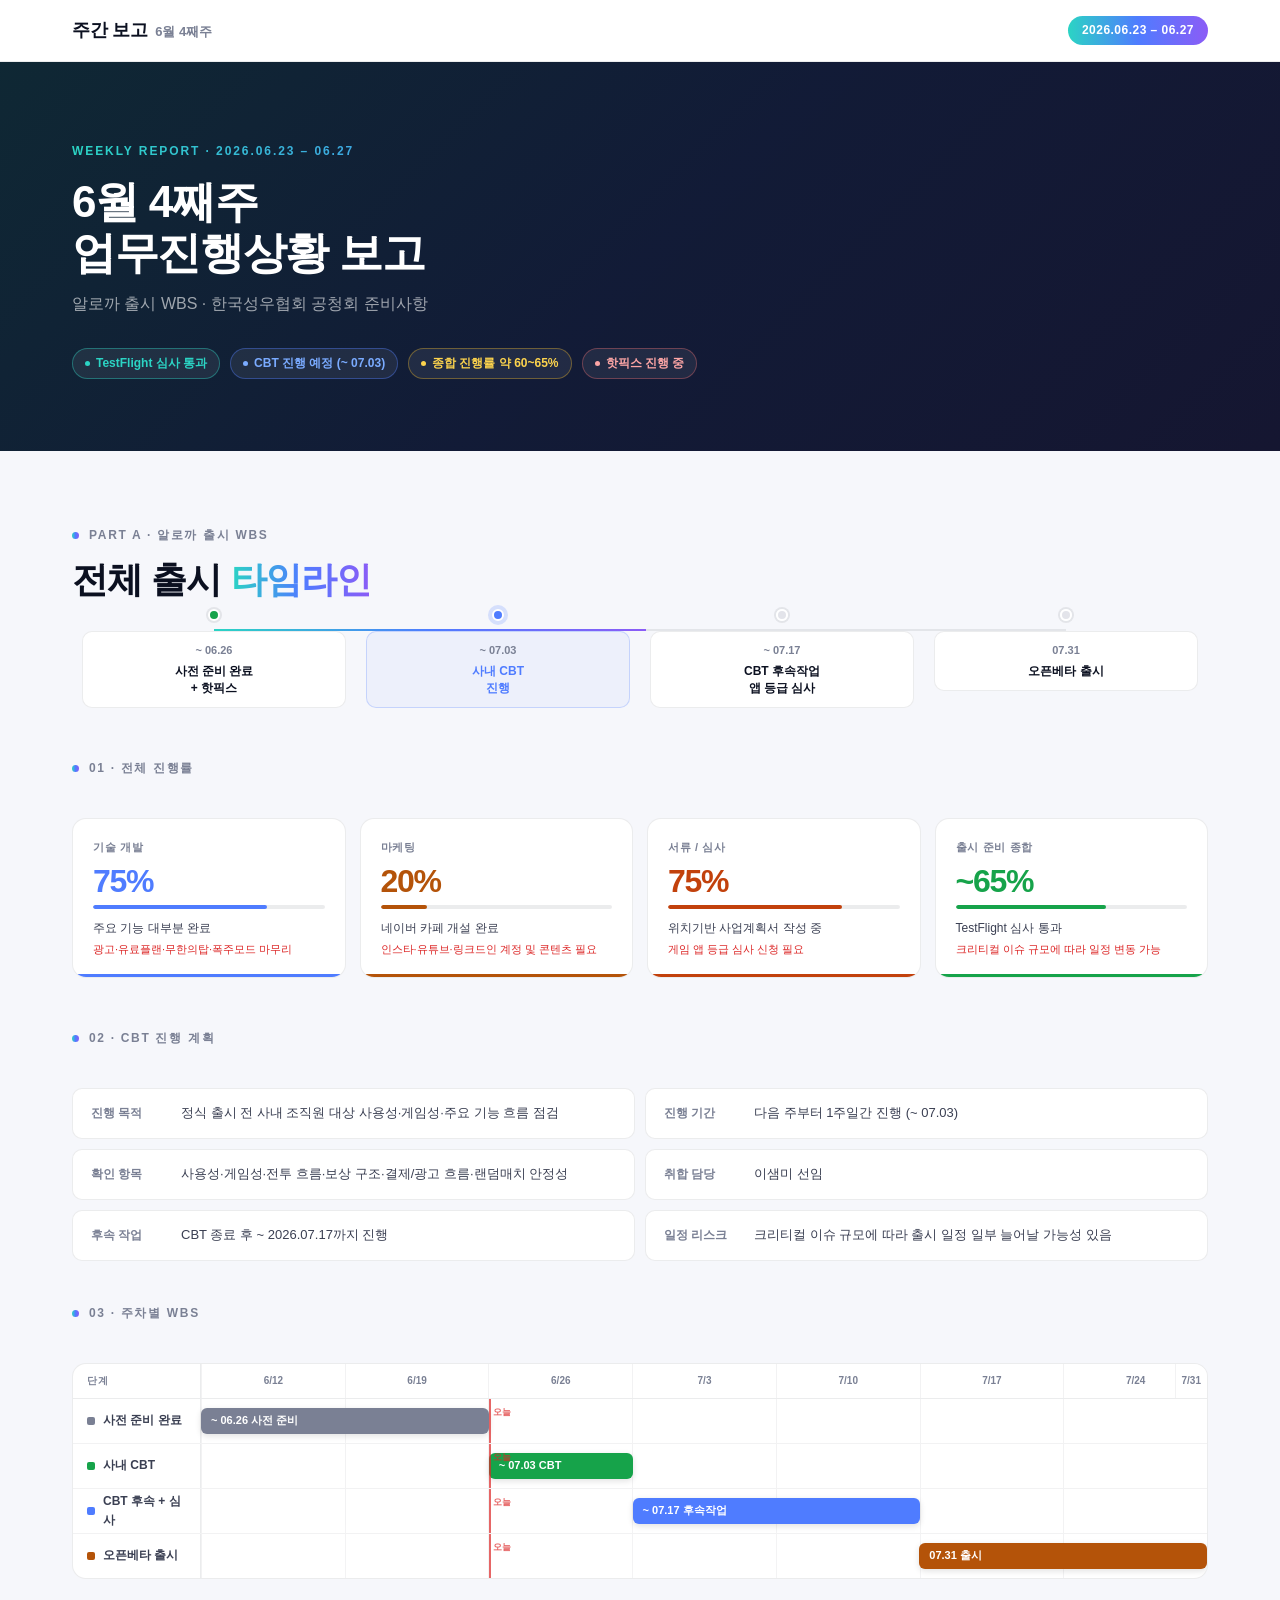
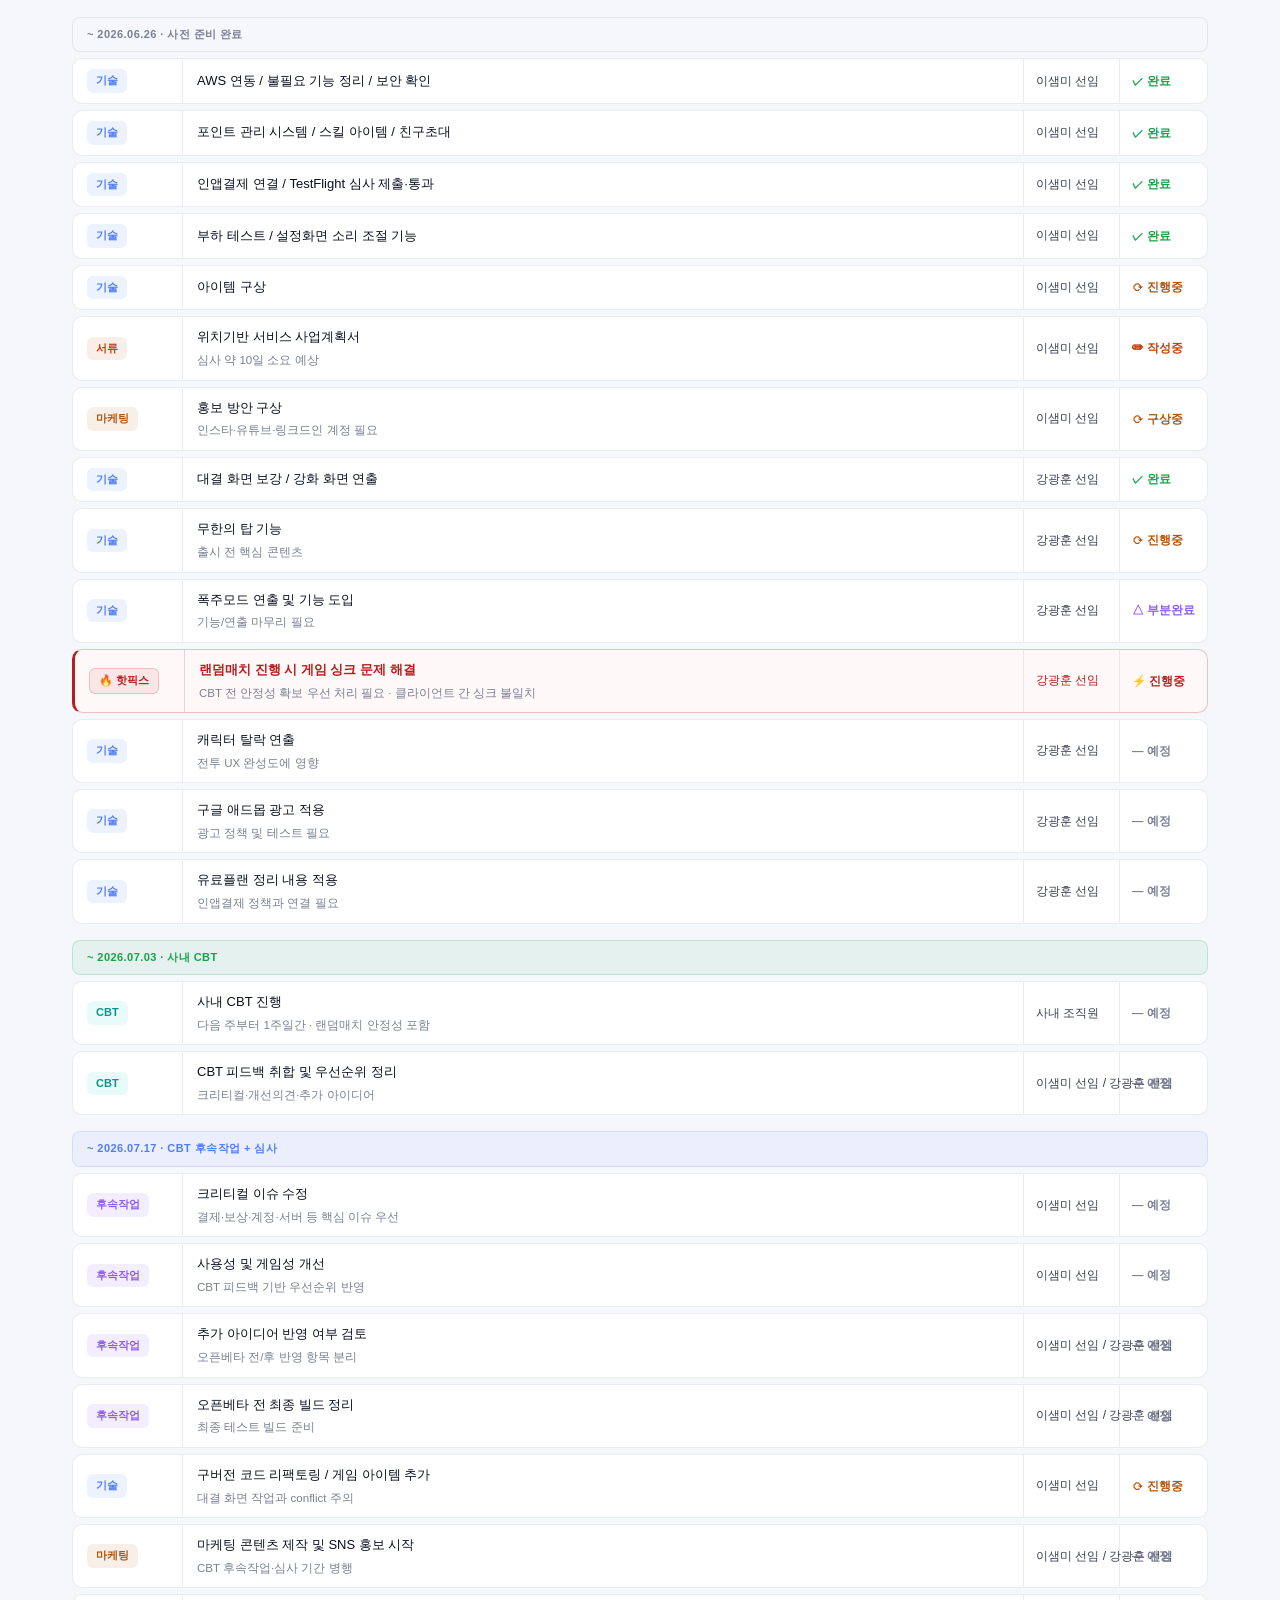
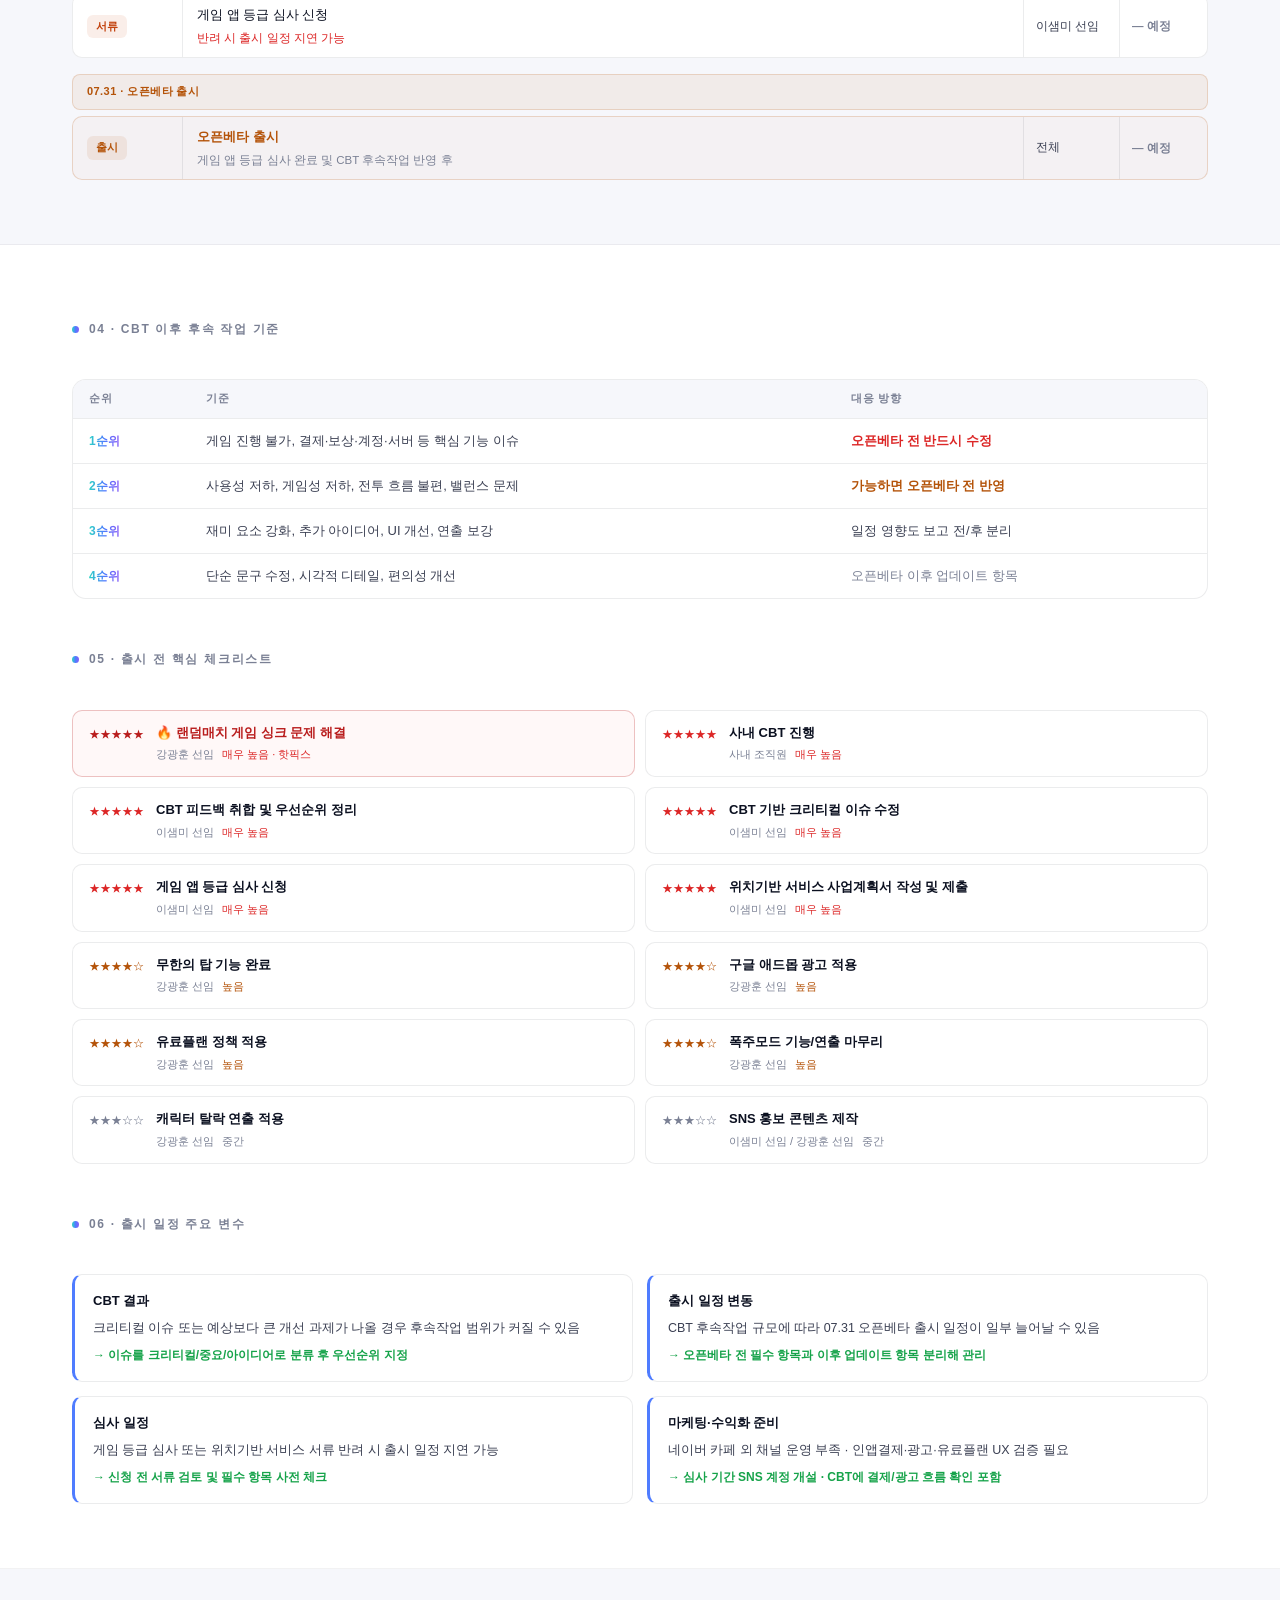
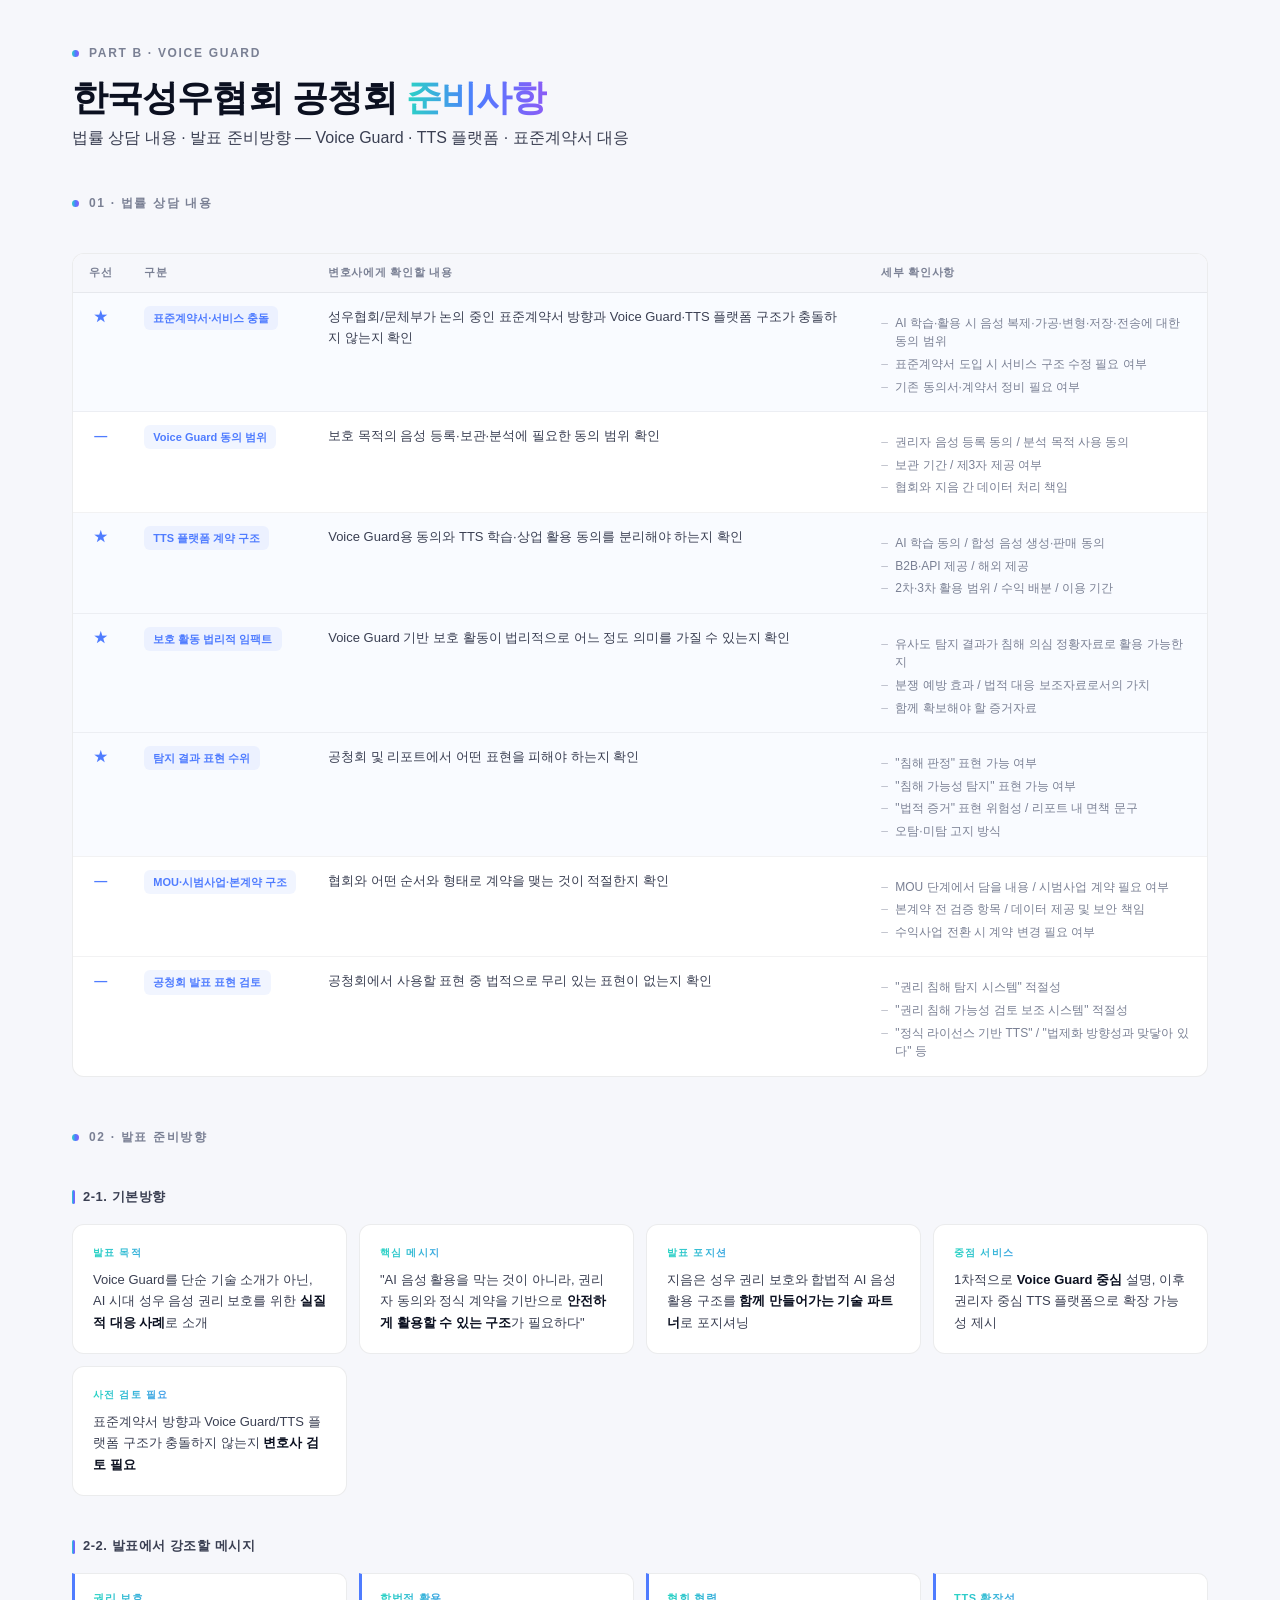
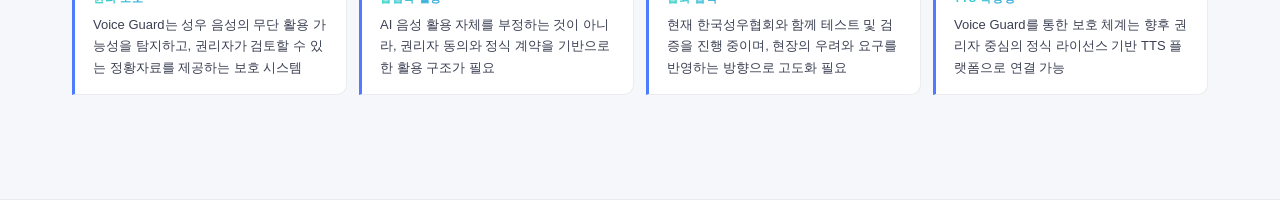
<file: weekly-report.html>
<!doctype html>
<html lang="ko">
<head>
<meta charset="utf-8">
<title>6월 4째주 업무진행상황 보고</title>
<meta name="viewport" content="width=device-width, initial-scale=1">
<style>
  :root {
    --vg-mint:   #2BD4C4;
    --vg-blue:   #4F7CFF;
    --vg-violet: #8B5CF6;
    --vg-grad:   linear-gradient(90deg,#2BD4C4 0%,#4F7CFF 50%,#8B5CF6 100%);
    --green:  #16A34A;
    --yellow: #B45309;
    --red:    #DC2626;
    --orange: #C2410C;
    --hotfix: #B91C1C;
    --ink:      #0B1020;
    --ink-soft: #3A3F52;
    --ink-mute: #7A8094;
    --line:      rgba(11,16,32,.08);
    --line-soft: rgba(11,16,32,.05);
    --bg-soft: #F6F7FB;
  }
  *{box-sizing:border-box;margin:0;padding:0;}
  html,body{background:#fff;color:var(--ink);font-family:'Pretendard','Apple SD Gothic Neo',sans-serif;font-size:14px;line-height:1.6;}
  a{color:inherit;text-decoration:none;}

  /* ── Topbar ── */
  .topbar{position:sticky;top:0;z-index:50;background:rgba(255,255,255,.88);backdrop-filter:blur(14px);-webkit-backdrop-filter:blur(14px);border-bottom:1px solid var(--line);}
  .topbar-inner{max-width:1200px;margin:0 auto;padding:16px 32px;display:flex;align-items:center;justify-content:space-between;gap:16px;}
  .brand{display:flex;align-items:baseline;gap:8px;}
  .brand .b1{font-weight:800;font-size:18px;letter-spacing:-.02em;}
  .brand .b2{font-weight:600;font-size:13px;color:var(--ink-mute);}
  .top-badge{padding:5px 14px;border-radius:999px;font-size:12px;font-weight:700;background:var(--vg-grad);color:#fff;letter-spacing:.04em;}

  /* ── Hero ── */
  .hero{background:var(--ink);color:#fff;padding:80px 0 72px;position:relative;overflow:hidden;}
  .hero::after{content:'';position:absolute;inset:0;background:linear-gradient(135deg,rgba(43,212,196,.12) 0%,rgba(79,124,255,.1) 50%,rgba(139,92,246,.08) 100%);pointer-events:none;}
  .wrap{max-width:1200px;margin:0 auto;padding:0 32px;}
  .hero .wrap{position:relative;z-index:1;}
  .hero-eyebrow{font-size:12px;font-weight:700;letter-spacing:.16em;text-transform:uppercase;background:var(--vg-grad);-webkit-background-clip:text;background-clip:text;color:transparent;margin-bottom:16px;}
  .hero-title{font-size:44px;font-weight:800;letter-spacing:-.03em;line-height:1.15;margin-bottom:12px;}
  .hero-sub{font-size:16px;color:rgba(255,255,255,.6);margin-bottom:32px;}
  .hero-badges{display:flex;gap:10px;flex-wrap:wrap;}
  .hbadge{display:inline-flex;align-items:center;gap:6px;padding:5px 12px;border-radius:20px;font-size:12px;font-weight:600;border:1px solid rgba(255,255,255,.15);background:rgba(255,255,255,.07);}
  .hbadge-green{border-color:rgba(43,212,196,.4);color:#2BD4C4;}
  .hbadge-blue{border-color:rgba(79,124,255,.4);color:#7AABFF;}
  .hbadge-yellow{border-color:rgba(251,191,36,.35);color:#FCD34D;}
  .hbadge-red{border-color:rgba(248,113,113,.35);color:#FCA5A5;}
  .dot-sm{width:5px;height:5px;border-radius:50%;background:currentColor;flex-shrink:0;}

  /* ── Section ── */
  .section{padding:72px 0 64px;border-bottom:1px solid var(--line-soft);}
  .section.alt{background:var(--bg-soft);}
  .sec-eyebrow{display:inline-flex;align-items:center;gap:10px;font-size:12px;font-weight:700;color:var(--ink-mute);letter-spacing:.14em;text-transform:uppercase;margin-bottom:14px;}
  .sec-eyebrow::before{content:'';width:7px;height:7px;border-radius:50%;background:var(--vg-grad);}
  .sec-title{font-size:36px;font-weight:800;letter-spacing:-.025em;line-height:1.15;margin-bottom:8px;}
  .sec-title .accent{background:var(--vg-grad);-webkit-background-clip:text;background-clip:text;color:transparent;}
  .sec-sub{font-size:16px;color:var(--ink-soft);margin-bottom:40px;line-height:1.55;}

  /* ── Timeline ── */
  .tl-wrap{display:grid;grid-template-columns:repeat(4,1fr);gap:0;position:relative;margin-bottom:48px;}
  .tl-wrap::before{content:'';position:absolute;top:20px;left:12.5%;right:12.5%;height:2px;background:var(--line);z-index:0;}
  .tl-wrap::after{content:'';position:absolute;top:20px;left:12.5%;width:38%;height:2px;background:var(--vg-grad);z-index:1;}
  .tl-node{display:flex;flex-direction:column;align-items:center;gap:10px;position:relative;z-index:2;}
  .tl-dot{width:12px;height:12px;border-radius:50%;border:2px solid #fff;background:var(--line);box-shadow:0 0 0 2px var(--line);}
  .tl-node.done .tl-dot{background:var(--green);}
  .tl-node.active .tl-dot{background:var(--vg-blue);box-shadow:0 0 0 4px rgba(79,124,255,.2);}
  .tl-card{background:#fff;border:1px solid var(--line);border-radius:10px;padding:10px 14px;width:calc(100% - 20px);text-align:center;}
  .tl-node.active .tl-card{background:rgba(79,124,255,.05);border-color:rgba(79,124,255,.25);}
  .tl-date{font-size:11px;color:var(--ink-mute);font-weight:600;margin-bottom:4px;}
  .tl-label{font-size:12px;font-weight:700;color:var(--ink);line-height:1.4;}
  .tl-node.active .tl-label{color:var(--vg-blue);}

  /* ── Summary cards ── */
  .sum-grid{display:grid;grid-template-columns:repeat(4,1fr);gap:14px;margin-bottom:48px;}
  .sum-card{background:#fff;border:1px solid var(--line);border-radius:14px;padding:20px;position:relative;overflow:hidden;}
  .sum-card::after{content:'';position:absolute;bottom:0;left:0;right:0;height:3px;background:var(--c,var(--vg-grad));}
  .sum-label{font-size:11px;font-weight:700;color:var(--ink-mute);letter-spacing:.06em;text-transform:uppercase;margin-bottom:8px;}
  .sum-pct{font-size:32px;font-weight:800;letter-spacing:-.04em;background:var(--c,var(--vg-grad));-webkit-background-clip:text;background-clip:text;color:transparent;line-height:1;margin-bottom:8px;}
  .sum-bar-bg{height:4px;background:var(--line);border-radius:2px;margin-bottom:10px;overflow:hidden;}
  .sum-bar{height:100%;background:var(--c,var(--vg-grad));border-radius:2px;}
  .sum-status{font-size:12px;color:var(--ink-soft);}
  .sum-risk{font-size:11px;color:var(--red);margin-top:4px;line-height:1.4;}

  /* ── CBT grid ── */
  .cbt-grid{display:grid;grid-template-columns:repeat(2,1fr);gap:10px;margin-bottom:40px;}
  .cbt-row{background:#fff;border:1px solid var(--line);border-radius:10px;padding:14px 18px;display:flex;gap:14px;}
  .cbt-key{font-size:12px;color:var(--ink-mute);font-weight:700;min-width:76px;flex-shrink:0;padding-top:1px;}
  .cbt-val{font-size:13px;color:var(--ink-soft);line-height:1.6;}

  /* ── WBS rows ── */
  .wbs-container{display:flex;flex-direction:column;gap:6px;}
  .wbs-group{display:flex;align-items:center;gap:10px;padding:8px 14px;border-radius:8px;font-size:11px;font-weight:700;letter-spacing:.04em;margin-top:10px;}
  .g-0626{background:var(--bg-soft);color:var(--ink-mute);border:1px solid var(--line);}
  .g-0703{background:rgba(22,163,74,.07);color:var(--green);border:1px solid rgba(22,163,74,.18);}
  .g-0717{background:rgba(79,124,255,.06);color:var(--vg-blue);border:1px solid rgba(79,124,255,.15);}
  .g-0731{background:rgba(180,83,9,.07);color:var(--yellow);border:1px solid rgba(180,83,9,.18);}
  .wbs-row{display:grid;grid-template-columns:110px 1fr 96px 88px;align-items:stretch;background:#fff;border:1px solid var(--line);border-radius:10px;overflow:hidden;}
  .wbs-row.hotfix{border-color:rgba(185,28,28,.25);border-left:3px solid var(--hotfix);background:#FFF8F8;}
  .wbs-row.launch{background:rgba(180,83,9,.03);border-color:rgba(180,83,9,.2);}
  .wbs-cat{display:flex;align-items:center;padding:10px 14px;border-right:1px solid var(--line);}
  .wbs-row.hotfix .wbs-cat{border-right-color:rgba(185,28,28,.2);}
  .wbs-content{padding:10px 14px;display:flex;flex-direction:column;justify-content:center;gap:3px;}
  .wbs-task{font-size:13px;color:var(--ink);font-weight:500;}
  .wbs-row.hotfix .wbs-task{color:var(--hotfix);font-weight:600;}
  .wbs-row.launch .wbs-task{color:var(--yellow);font-weight:700;}
  .wbs-note{font-size:11.5px;color:var(--ink-mute);}
  .wbs-who{display:flex;align-items:center;padding:10px 12px;border-left:1px solid var(--line);font-size:12px;color:var(--ink-soft);white-space:nowrap;}
  .wbs-st{display:flex;align-items:center;padding:10px 12px;border-left:1px solid var(--line);}

  /* ── Tags ── */
  .tag{display:inline-flex;align-items:center;padding:3px 9px;border-radius:6px;font-size:11px;font-weight:700;white-space:nowrap;}
  .tag-tech{background:rgba(79,124,255,.1);color:var(--vg-blue);}
  .tag-mkt{background:rgba(180,83,9,.09);color:var(--yellow);}
  .tag-cbt{background:rgba(43,212,196,.1);color:#0D9488;}
  .tag-post{background:rgba(139,92,246,.1);color:var(--vg-violet);}
  .tag-doc{background:rgba(194,65,12,.09);color:var(--orange);}
  .tag-launch{background:rgba(180,83,9,.09);color:var(--yellow);}
  .tag-hotfix{background:rgba(185,28,28,.08);color:var(--hotfix);border:1px solid rgba(185,28,28,.2);}

  /* ── Status ── */
  .st{display:inline-flex;align-items:center;gap:4px;font-size:11.5px;font-weight:700;white-space:nowrap;}
  .s-done{color:var(--green);}
  .s-wip{color:var(--yellow);}
  .s-plan{color:var(--ink-mute);}
  .s-part{color:var(--vg-violet);}
  .s-writing{color:var(--orange);}
  .s-hotfix{color:var(--hotfix);}

  /* ── Priority table ── */
  .pri-wrap{background:#fff;border:1px solid var(--line);border-radius:14px;overflow:hidden;}
  .pri-wrap table{width:100%;border-collapse:collapse;}
  .pri-wrap th{padding:10px 16px;text-align:left;font-size:11px;font-weight:700;color:var(--ink-mute);letter-spacing:.06em;text-transform:uppercase;border-bottom:1px solid var(--line);background:var(--bg-soft);}
  .pri-wrap td{padding:12px 16px;font-size:13px;color:var(--ink-soft);border-bottom:1px solid var(--line);vertical-align:top;line-height:1.55;}
  .pri-wrap tr:last-child td{border-bottom:none;}
  .pri-rank{font-size:12px;font-weight:800;background:var(--vg-grad);-webkit-background-clip:text;background-clip:text;color:transparent;}

  /* ── Checklist ── */
  .chk-grid{display:grid;grid-template-columns:repeat(2,1fr);gap:10px;}
  .chk-item{display:flex;align-items:flex-start;gap:12px;background:#fff;border:1px solid var(--line);border-radius:10px;padding:12px 16px;}
  .chk-item.hf{border-color:rgba(185,28,28,.25);background:#FFF8F8;}
  .chk-stars{font-size:11px;flex-shrink:0;line-height:2;}
  .chk-name{font-size:13px;font-weight:600;color:var(--ink);}
  .chk-item.hf .chk-name{color:var(--hotfix);}
  .chk-meta{display:flex;gap:8px;flex-wrap:wrap;margin-top:3px;}
  .chk-who{font-size:11px;color:var(--ink-mute);}
  .chk-imp{font-size:11px;}
  .imp-h{color:var(--red);}
  .imp-m{color:var(--yellow);}
  .imp-l{color:var(--ink-mute);}

  /* ── Risk cards ── */
  .risk-grid{display:grid;grid-template-columns:repeat(2,1fr);gap:14px;}
  .risk-card{background:#fff;border:1px solid var(--line);border-left:3px solid var(--vg-blue);border-radius:10px;padding:16px 18px;}
  .risk-title{font-size:13px;font-weight:700;color:var(--ink);margin-bottom:6px;}
  .risk-desc{font-size:12.5px;color:var(--ink-soft);line-height:1.6;margin-bottom:8px;}
  .risk-action{font-size:12px;color:var(--green);font-weight:600;}
  .risk-action::before{content:'→ ';}

  /* ── VG Table ── */
  .table-wrap{overflow-x:auto;border:1px solid var(--line);border-radius:12px;background:#fff;}
  table{width:100%;border-collapse:collapse;font-size:13px;}
  thead tr{background:var(--bg-soft);}
  thead th{padding:10px 16px;text-align:left;font-size:11px;font-weight:700;color:var(--ink-mute);letter-spacing:.06em;text-transform:uppercase;border-bottom:1px solid var(--line);white-space:nowrap;}
  tbody tr{border-bottom:1px solid var(--line-soft);}
  tbody tr:last-child{border-bottom:none;}
  tbody tr:hover{background:var(--bg-soft);}
  td{padding:13px 16px;vertical-align:top;color:var(--ink-soft);line-height:1.65;}
  .star-row td{background:rgba(79,124,255,.03);}
  .star-cell{text-align:center;font-size:13px;color:var(--vg-blue);font-weight:700;}
  .vg-badge{display:inline-flex;align-items:center;padding:3px 9px;border-radius:6px;font-size:11px;font-weight:700;background:rgba(79,124,255,.08);color:var(--vg-blue);white-space:nowrap;}
  .detail-list{margin-top:6px;padding-left:0;list-style:none;}
  .detail-list li{font-size:12px;color:var(--ink-mute);padding:2px 0 2px 14px;position:relative;line-height:1.55;}
  .detail-list li::before{content:'–';position:absolute;left:0;opacity:.5;}

  /* ── Card grid ── */
  .card-grid{display:grid;grid-template-columns:repeat(auto-fill,minmax(260px,1fr));gap:12px;margin-bottom:32px;}
  .info-card{background:#fff;border:1px solid var(--line);border-radius:12px;padding:20px;}
  .card-label{font-size:10px;font-weight:700;letter-spacing:.12em;text-transform:uppercase;background:var(--vg-grad);-webkit-background-clip:text;background-clip:text;color:transparent;margin-bottom:8px;}
  .card-body{font-size:13px;color:var(--ink-soft);line-height:1.65;}
  .card-body strong{color:var(--ink);font-weight:700;}

  /* ── Msg cards ── */
  .msg-grid{display:grid;grid-template-columns:repeat(auto-fill,minmax(240px,1fr));gap:12px;}
  .msg-card{background:#fff;border:1px solid var(--line);border-left:3px solid var(--vg-blue);border-radius:0 10px 10px 0;padding:16px 18px;}
  .msg-label{font-size:11px;font-weight:700;background:var(--vg-grad);-webkit-background-clip:text;background-clip:text;color:transparent;margin-bottom:6px;letter-spacing:.06em;}
  .msg-body{font-size:13px;color:var(--ink-soft);line-height:1.65;}

  /* ── Subsection ── */
  .subsection{margin-bottom:40px;}
  .sub-title{font-size:13px;font-weight:700;color:var(--ink-soft);letter-spacing:.04em;margin-bottom:16px;display:flex;align-items:center;gap:8px;}
  .sub-title::before{content:'';display:inline-block;width:3px;height:14px;background:var(--vg-grad);border-radius:2px;}

  /* ── Spacing helpers ── */
  .mb40{margin-bottom:40px;}
  .mb48{margin-bottom:48px;}

  /* ── Gantt ── */
  .gantt-wrap{background:#fff;border:1px solid var(--line);border-radius:14px;overflow:hidden;margin-bottom:28px;}
  .gantt-head{display:grid;grid-template-columns:128px 1fr;border-bottom:1px solid var(--line);}
  .gantt-head-label{padding:9px 14px;font-size:10px;font-weight:700;color:var(--ink-mute);letter-spacing:.08em;text-transform:uppercase;border-right:1px solid var(--line);display:flex;align-items:center;}
  .gantt-head-dates{display:flex;position:relative;}
  .gantt-date{flex:1;text-align:center;font-size:10px;color:var(--ink-mute);padding:9px 0;border-left:1px solid var(--line-soft);font-weight:600;}
  .gantt-date.today-col{color:var(--red);font-weight:800;}
  .gantt-date-end{flex:0 0 auto;position:absolute;right:0;top:0;height:100%;display:flex;align-items:center;padding:0 6px;font-size:10px;font-weight:600;color:var(--ink-mute);border-left:1px solid var(--line-soft);background:#fff;}
  .gantt-row-link{display:grid;grid-template-columns:128px 1fr;border-bottom:1px solid var(--line-soft);text-decoration:none;cursor:pointer;transition:background .15s;}
  .gantt-row-link:last-child{border-bottom:none;}
  .gantt-row-link:hover .gantt-row-name{color:var(--ink);}
  .gantt-row-name{padding:0 14px;font-size:12px;font-weight:700;color:var(--ink-soft);display:flex;align-items:center;gap:8px;border-right:1px solid var(--line);}
  .gantt-dot{width:8px;height:8px;border-radius:2px;flex-shrink:0;}
  .gantt-track{position:relative;height:44px;}
  .gantt-col-bg{position:absolute;inset:0;display:flex;pointer-events:none;}
  .gantt-col{flex:1;border-left:1px solid var(--line-soft);}
  .gantt-bar{position:absolute;top:50%;transform:translateY(-50%);height:26px;border-radius:6px;display:flex;align-items:center;padding:0 10px;font-size:11px;font-weight:700;color:#fff;white-space:nowrap;overflow:hidden;text-overflow:ellipsis;box-shadow:0 2px 6px rgba(0,0,0,.12);}
  .gantt-today-line{position:absolute;top:0;bottom:0;width:2px;background:var(--red);z-index:5;opacity:.7;}
  .gantt-today-line::before{content:'오늘';position:absolute;top:6px;left:4px;font-size:9px;font-weight:800;color:var(--red);white-space:nowrap;}

  /* ── Responsive ── */
  @media(max-width:900px){
    .sum-grid{grid-template-columns:repeat(2,1fr);}
    .tl-wrap::before,.tl-wrap::after{display:none;}
    .risk-grid{grid-template-columns:1fr;}
    .chk-grid{grid-template-columns:1fr;}
    .cbt-grid{grid-template-columns:1fr;}
    .gantt-head-label,.gantt-row-name{padding-left:10px;padding-right:10px;font-size:11px;}
  }
  @media(max-width:640px){
    .sum-grid{grid-template-columns:1fr;}
    .wbs-row{grid-template-columns:1fr;}
    .wbs-cat{border-right:none;border-bottom:1px solid var(--line);}
    .wbs-who,.wbs-st{border-left:none;border-top:1px solid var(--line);}
    .sec-title{font-size:28px;}
    .hero-title{font-size:30px;}
    .wrap{padding:0 20px;}
    .topbar-inner{padding:14px 20px;}
    thead th:nth-child(4),td:nth-child(4){display:none;}
  }
</style>
</head>
<body>

<!-- Topbar -->
<nav class="topbar">
  <div class="topbar-inner">
    <div class="brand">
      <span class="b1">주간 보고</span>
      <span class="b2">6월 4째주</span>
    </div>
    <div class="top-badge">2026.06.23 – 06.27</div>
  </div>
</nav>

<!-- Hero -->
<div class="hero">
  <div class="wrap">
    <div class="hero-eyebrow">Weekly Report · 2026.06.23 – 06.27</div>
    <h1 class="hero-title">6월 4째주<br>업무진행상황 보고</h1>
    <p class="hero-sub">알로까 출시 WBS · 한국성우협회 공청회 준비사항</p>
    <div class="hero-badges">
      <span class="hbadge hbadge-green"><span class="dot-sm"></span>TestFlight 심사 통과</span>
      <span class="hbadge hbadge-blue"><span class="dot-sm"></span>CBT 진행 예정 (~ 07.03)</span>
      <span class="hbadge hbadge-yellow"><span class="dot-sm"></span>종합 진행률 약 60~65%</span>
      <span class="hbadge hbadge-red"><span class="dot-sm"></span>핫픽스 진행 중</span>
    </div>
  </div>
</div>


<!-- ════════ PART A : 알로까 출시 WBS ════════ -->

<section class="section alt">
  <div class="wrap">
    <div class="sec-eyebrow">Part A · 알로까 출시 WBS</div>
    <h2 class="sec-title">전체 출시 <span class="accent">타임라인</span></h2>

    <div class="tl-wrap">
      <div class="tl-node done">
        <div class="tl-dot"></div>
        <div class="tl-card"><div class="tl-date">~ 06.26</div><div class="tl-label">사전 준비 완료<br>+ 핫픽스</div></div>
      </div>
      <div class="tl-node active">
        <div class="tl-dot"></div>
        <div class="tl-card"><div class="tl-date">~ 07.03</div><div class="tl-label">사내 CBT<br>진행</div></div>
      </div>
      <div class="tl-node">
        <div class="tl-dot"></div>
        <div class="tl-card"><div class="tl-date">~ 07.17</div><div class="tl-label">CBT 후속작업<br>앱 등급 심사</div></div>
      </div>
      <div class="tl-node">
        <div class="tl-dot"></div>
        <div class="tl-card"><div class="tl-date">07.31</div><div class="tl-label">오픈베타 출시</div></div>
      </div>
    </div>

    <div class="sec-eyebrow mb40">01 · 전체 진행률</div>
    <div class="sum-grid">
      <div class="sum-card" style="--c:var(--vg-blue)">
        <div class="sum-label">기술 개발</div><div class="sum-pct">75%</div>
        <div class="sum-bar-bg"><div class="sum-bar" style="width:75%"></div></div>
        <div class="sum-status">주요 기능 대부분 완료</div>
        <div class="sum-risk">광고·유료플랜·무한의탑·폭주모드 마무리</div>
      </div>
      <div class="sum-card" style="--c:var(--yellow)">
        <div class="sum-label">마케팅</div><div class="sum-pct">20%</div>
        <div class="sum-bar-bg"><div class="sum-bar" style="width:20%"></div></div>
        <div class="sum-status">네이버 카페 개설 완료</div>
        <div class="sum-risk">인스타·유튜브·링크드인 계정 및 콘텐츠 필요</div>
      </div>
      <div class="sum-card" style="--c:var(--orange)">
        <div class="sum-label">서류 / 심사</div><div class="sum-pct">75%</div>
        <div class="sum-bar-bg"><div class="sum-bar" style="width:75%"></div></div>
        <div class="sum-status">위치기반 사업계획서 작성 중</div>
        <div class="sum-risk">게임 앱 등급 심사 신청 필요</div>
      </div>
      <div class="sum-card" style="--c:var(--green)">
        <div class="sum-label">출시 준비 종합</div><div class="sum-pct">~65%</div>
        <div class="sum-bar-bg"><div class="sum-bar" style="width:65%"></div></div>
        <div class="sum-status">TestFlight 심사 통과</div>
        <div class="sum-risk">크리티컬 이슈 규모에 따라 일정 변동 가능</div>
      </div>
    </div>

    <div class="sec-eyebrow mb40">02 · CBT 진행 계획</div>
    <div class="cbt-grid">
      <div class="cbt-row"><div class="cbt-key">진행 목적</div><div class="cbt-val">정식 출시 전 사내 조직원 대상 사용성·게임성·주요 기능 흐름 점검</div></div>
      <div class="cbt-row"><div class="cbt-key">진행 기간</div><div class="cbt-val">다음 주부터 1주일간 진행 (~ 07.03)</div></div>
      <div class="cbt-row"><div class="cbt-key">확인 항목</div><div class="cbt-val">사용성·게임성·전투 흐름·보상 구조·결제/광고 흐름·랜덤매치 안정성</div></div>
      <div class="cbt-row"><div class="cbt-key">취합 담당</div><div class="cbt-val">이샘미 선임</div></div>
      <div class="cbt-row"><div class="cbt-key">후속 작업</div><div class="cbt-val">CBT 종료 후 ~ 2026.07.17까지 진행</div></div>
      <div class="cbt-row"><div class="cbt-key">일정 리스크</div><div class="cbt-val">크리티컬 이슈 규모에 따라 출시 일정 일부 늘어날 가능성 있음</div></div>
    </div>

    <div class="sec-eyebrow mb40">03 · 주차별 WBS</div>

    <!-- 간트 타임라인 -->
    <!-- 총 49일 (6/12~7/31), 7칸, 각 칸=7일=14.28% / 오늘 6/25 = 13/49 = 26.5% -->
    <div class="gantt-wrap">
      <div class="gantt-head">
        <div class="gantt-head-label">단계</div>
        <div class="gantt-head-dates">
          <div class="gantt-date">6/12</div>
          <div class="gantt-date">6/19</div>
          <div class="gantt-date">6/26</div>
          <div class="gantt-date">7/3</div>
          <div class="gantt-date">7/10</div>
          <div class="gantt-date">7/17</div>
          <div class="gantt-date">7/24</div>
          <div class="gantt-date gantt-date-end">7/31</div>
        </div>
      </div>

      <a href="#wbs-prep" class="gantt-row-link">
        <div class="gantt-row-name"><span class="gantt-dot" style="background:#7A8094"></span>사전 준비 완료</div>
        <div class="gantt-track">
          <div class="gantt-col-bg"><div class="gantt-col"></div><div class="gantt-col"></div><div class="gantt-col"></div><div class="gantt-col"></div><div class="gantt-col"></div><div class="gantt-col"></div><div class="gantt-col"></div></div>
          <div class="gantt-today-line" style="left:28.6%"></div>
          <div class="gantt-bar" style="left:0%;width:28.6%;background:#7A8094">~ 06.26 사전 준비</div>
        </div>
      </a>

      <a href="#wbs-cbt" class="gantt-row-link">
        <div class="gantt-row-name"><span class="gantt-dot" style="background:#16A34A"></span>사내 CBT</div>
        <div class="gantt-track">
          <div class="gantt-col-bg"><div class="gantt-col"></div><div class="gantt-col"></div><div class="gantt-col"></div><div class="gantt-col"></div><div class="gantt-col"></div><div class="gantt-col"></div><div class="gantt-col"></div></div>
          <div class="gantt-today-line" style="left:28.6%"></div>
          <div class="gantt-bar" style="left:28.6%;width:14.3%;background:#16A34A">~ 07.03 CBT</div>
        </div>
      </a>

      <a href="#wbs-post" class="gantt-row-link">
        <div class="gantt-row-name"><span class="gantt-dot" style="background:#4F7CFF"></span>CBT 후속 + 심사</div>
        <div class="gantt-track">
          <div class="gantt-col-bg"><div class="gantt-col"></div><div class="gantt-col"></div><div class="gantt-col"></div><div class="gantt-col"></div><div class="gantt-col"></div><div class="gantt-col"></div><div class="gantt-col"></div></div>
          <div class="gantt-today-line" style="left:28.6%"></div>
          <div class="gantt-bar" style="left:42.9%;width:28.6%;background:#4F7CFF">~ 07.17 후속작업</div>
        </div>
      </a>

      <a href="#wbs-launch" class="gantt-row-link">
        <div class="gantt-row-name"><span class="gantt-dot" style="background:#B45309"></span>오픈베타 출시</div>
        <div class="gantt-track">
          <div class="gantt-col-bg"><div class="gantt-col"></div><div class="gantt-col"></div><div class="gantt-col"></div><div class="gantt-col"></div><div class="gantt-col"></div><div class="gantt-col"></div><div class="gantt-col"></div></div>
          <div class="gantt-today-line" style="left:28.6%"></div>
          <div class="gantt-bar" style="left:71.4%;width:28.6%;background:#B45309">07.31 출시</div>
        </div>
      </a>
    </div>

    <div class="wbs-container">
      <div class="wbs-group g-0626" id="wbs-prep">~ 2026.06.26 · 사전 준비 완료</div>
      <div class="wbs-row"><div class="wbs-cat"><span class="tag tag-tech">기술</span></div><div class="wbs-content"><div class="wbs-task">AWS 연동 / 불필요 기능 정리 / 보안 확인</div></div><div class="wbs-who">이샘미 선임</div><div class="wbs-st"><span class="st s-done">✓ 완료</span></div></div>
      <div class="wbs-row"><div class="wbs-cat"><span class="tag tag-tech">기술</span></div><div class="wbs-content"><div class="wbs-task">포인트 관리 시스템 / 스킬 아이템 / 친구초대</div></div><div class="wbs-who">이샘미 선임</div><div class="wbs-st"><span class="st s-done">✓ 완료</span></div></div>
      <div class="wbs-row"><div class="wbs-cat"><span class="tag tag-tech">기술</span></div><div class="wbs-content"><div class="wbs-task">인앱결제 연결 / TestFlight 심사 제출·통과</div></div><div class="wbs-who">이샘미 선임</div><div class="wbs-st"><span class="st s-done">✓ 완료</span></div></div>
      <div class="wbs-row"><div class="wbs-cat"><span class="tag tag-tech">기술</span></div><div class="wbs-content"><div class="wbs-task">부하 테스트 / 설정화면 소리 조절 기능</div></div><div class="wbs-who">이샘미 선임</div><div class="wbs-st"><span class="st s-done">✓ 완료</span></div></div>
      <div class="wbs-row"><div class="wbs-cat"><span class="tag tag-tech">기술</span></div><div class="wbs-content"><div class="wbs-task">아이템 구상</div></div><div class="wbs-who">이샘미 선임</div><div class="wbs-st"><span class="st s-wip">⟳ 진행중</span></div></div>
      <div class="wbs-row"><div class="wbs-cat"><span class="tag tag-doc">서류</span></div><div class="wbs-content"><div class="wbs-task">위치기반 서비스 사업계획서</div><div class="wbs-note">심사 약 10일 소요 예상</div></div><div class="wbs-who">이샘미 선임</div><div class="wbs-st"><span class="st s-writing">✏ 작성중</span></div></div>
      <div class="wbs-row"><div class="wbs-cat"><span class="tag tag-mkt">마케팅</span></div><div class="wbs-content"><div class="wbs-task">홍보 방안 구상</div><div class="wbs-note">인스타·유튜브·링크드인 계정 필요</div></div><div class="wbs-who">이샘미 선임</div><div class="wbs-st"><span class="st s-wip">⟳ 구상중</span></div></div>
      <div class="wbs-row"><div class="wbs-cat"><span class="tag tag-tech">기술</span></div><div class="wbs-content"><div class="wbs-task">대결 화면 보강 / 강화 화면 연출</div></div><div class="wbs-who">강광훈 선임</div><div class="wbs-st"><span class="st s-done">✓ 완료</span></div></div>
      <div class="wbs-row"><div class="wbs-cat"><span class="tag tag-tech">기술</span></div><div class="wbs-content"><div class="wbs-task">무한의 탑 기능</div><div class="wbs-note">출시 전 핵심 콘텐츠</div></div><div class="wbs-who">강광훈 선임</div><div class="wbs-st"><span class="st s-wip">⟳ 진행중</span></div></div>
      <div class="wbs-row"><div class="wbs-cat"><span class="tag tag-tech">기술</span></div><div class="wbs-content"><div class="wbs-task">폭주모드 연출 및 기능 도입</div><div class="wbs-note">기능/연출 마무리 필요</div></div><div class="wbs-who">강광훈 선임</div><div class="wbs-st"><span class="st s-part">△ 부분완료</span></div></div>
      <div class="wbs-row hotfix"><div class="wbs-cat"><span class="tag tag-hotfix">🔥 핫픽스</span></div><div class="wbs-content"><div class="wbs-task">랜덤매치 진행 시 게임 싱크 문제 해결</div><div class="wbs-note">CBT 전 안정성 확보 우선 처리 필요 · 클라이언트 간 싱크 불일치</div></div><div class="wbs-who" style="color:var(--hotfix)">강광훈 선임</div><div class="wbs-st"><span class="st s-hotfix">⚡ 진행중</span></div></div>
      <div class="wbs-row"><div class="wbs-cat"><span class="tag tag-tech">기술</span></div><div class="wbs-content"><div class="wbs-task">캐릭터 탈락 연출</div><div class="wbs-note">전투 UX 완성도에 영향</div></div><div class="wbs-who">강광훈 선임</div><div class="wbs-st"><span class="st s-plan">— 예정</span></div></div>
      <div class="wbs-row"><div class="wbs-cat"><span class="tag tag-tech">기술</span></div><div class="wbs-content"><div class="wbs-task">구글 애드몹 광고 적용</div><div class="wbs-note">광고 정책 및 테스트 필요</div></div><div class="wbs-who">강광훈 선임</div><div class="wbs-st"><span class="st s-plan">— 예정</span></div></div>
      <div class="wbs-row"><div class="wbs-cat"><span class="tag tag-tech">기술</span></div><div class="wbs-content"><div class="wbs-task">유료플랜 정리 내용 적용</div><div class="wbs-note">인앱결제 정책과 연결 필요</div></div><div class="wbs-who">강광훈 선임</div><div class="wbs-st"><span class="st s-plan">— 예정</span></div></div>

      <div class="wbs-group g-0703" id="wbs-cbt">~ 2026.07.03 · 사내 CBT</div>
      <div class="wbs-row"><div class="wbs-cat"><span class="tag tag-cbt">CBT</span></div><div class="wbs-content"><div class="wbs-task">사내 CBT 진행</div><div class="wbs-note">다음 주부터 1주일간 · 랜덤매치 안정성 포함</div></div><div class="wbs-who">사내 조직원</div><div class="wbs-st"><span class="st s-plan">— 예정</span></div></div>
      <div class="wbs-row"><div class="wbs-cat"><span class="tag tag-cbt">CBT</span></div><div class="wbs-content"><div class="wbs-task">CBT 피드백 취합 및 우선순위 정리</div><div class="wbs-note">크리티컬·개선의견·추가 아이디어</div></div><div class="wbs-who">이샘미 선임 / 강광훈 선임</div><div class="wbs-st"><span class="st s-plan">— 예정</span></div></div>

      <div class="wbs-group g-0717" id="wbs-post">~ 2026.07.17 · CBT 후속작업 + 심사</div>
      <div class="wbs-row"><div class="wbs-cat"><span class="tag tag-post">후속작업</span></div><div class="wbs-content"><div class="wbs-task">크리티컬 이슈 수정</div><div class="wbs-note">결제·보상·계정·서버 등 핵심 이슈 우선</div></div><div class="wbs-who">이샘미 선임</div><div class="wbs-st"><span class="st s-plan">— 예정</span></div></div>
      <div class="wbs-row"><div class="wbs-cat"><span class="tag tag-post">후속작업</span></div><div class="wbs-content"><div class="wbs-task">사용성 및 게임성 개선</div><div class="wbs-note">CBT 피드백 기반 우선순위 반영</div></div><div class="wbs-who">이샘미 선임</div><div class="wbs-st"><span class="st s-plan">— 예정</span></div></div>
      <div class="wbs-row"><div class="wbs-cat"><span class="tag tag-post">후속작업</span></div><div class="wbs-content"><div class="wbs-task">추가 아이디어 반영 여부 검토</div><div class="wbs-note">오픈베타 전/후 반영 항목 분리</div></div><div class="wbs-who">이샘미 선임 / 강광훈 선임</div><div class="wbs-st"><span class="st s-plan">— 예정</span></div></div>
      <div class="wbs-row"><div class="wbs-cat"><span class="tag tag-post">후속작업</span></div><div class="wbs-content"><div class="wbs-task">오픈베타 전 최종 빌드 정리</div><div class="wbs-note">최종 테스트 빌드 준비</div></div><div class="wbs-who">이샘미 선임 / 강광훈 선임</div><div class="wbs-st"><span class="st s-plan">— 예정</span></div></div>
      <div class="wbs-row"><div class="wbs-cat"><span class="tag tag-tech">기술</span></div><div class="wbs-content"><div class="wbs-task">구버전 코드 리팩토링 / 게임 아이템 추가</div><div class="wbs-note">대결 화면 작업과 conflict 주의</div></div><div class="wbs-who">이샘미 선임</div><div class="wbs-st"><span class="st s-wip">⟳ 진행중</span></div></div>
      <div class="wbs-row"><div class="wbs-cat"><span class="tag tag-mkt">마케팅</span></div><div class="wbs-content"><div class="wbs-task">마케팅 콘텐츠 제작 및 SNS 홍보 시작</div><div class="wbs-note">CBT 후속작업·심사 기간 병행</div></div><div class="wbs-who">이샘미 선임 / 강광훈 선임</div><div class="wbs-st"><span class="st s-plan">— 예정</span></div></div>
      <div class="wbs-row"><div class="wbs-cat"><span class="tag tag-doc">서류</span></div><div class="wbs-content"><div class="wbs-task">게임 앱 등급 심사 신청</div><div class="wbs-note" style="color:var(--red)">반려 시 출시 일정 지연 가능</div></div><div class="wbs-who">이샘미 선임</div><div class="wbs-st"><span class="st s-plan">— 예정</span></div></div>

      <div class="wbs-group g-0731" id="wbs-launch">07.31 · 오픈베타 출시</div>
      <div class="wbs-row launch"><div class="wbs-cat"><span class="tag tag-launch">출시</span></div><div class="wbs-content"><div class="wbs-task">오픈베타 출시</div><div class="wbs-note">게임 앱 등급 심사 완료 및 CBT 후속작업 반영 후</div></div><div class="wbs-who">전체</div><div class="wbs-st"><span class="st s-plan">— 예정</span></div></div>
    </div>
  </div>
</section>

<section class="section">
  <div class="wrap">
    <div class="sec-eyebrow mb40">04 · CBT 이후 후속 작업 기준</div>
    <div class="pri-wrap mb48">
      <table>
        <thead><tr><th>순위</th><th>기준</th><th>대응 방향</th></tr></thead>
        <tbody>
          <tr><td><span class="pri-rank">1순위</span></td><td>게임 진행 불가, 결제·보상·계정·서버 등 핵심 기능 이슈</td><td style="color:var(--red);font-weight:700;">오픈베타 전 반드시 수정</td></tr>
          <tr><td><span class="pri-rank">2순위</span></td><td>사용성 저하, 게임성 저하, 전투 흐름 불편, 밸런스 문제</td><td style="color:var(--yellow);font-weight:700;">가능하면 오픈베타 전 반영</td></tr>
          <tr><td><span class="pri-rank">3순위</span></td><td>재미 요소 강화, 추가 아이디어, UI 개선, 연출 보강</td><td>일정 영향도 보고 전/후 분리</td></tr>
          <tr><td><span class="pri-rank">4순위</span></td><td>단순 문구 수정, 시각적 디테일, 편의성 개선</td><td style="color:var(--ink-mute);">오픈베타 이후 업데이트 항목</td></tr>
        </tbody>
      </table>
    </div>

    <div class="sec-eyebrow mb40">05 · 출시 전 핵심 체크리스트</div>
    <div class="chk-grid mb48">
      <div class="chk-item hf"><div class="chk-stars" style="color:var(--hotfix)">★★★★★</div><div><div class="chk-name">🔥 랜덤매치 게임 싱크 문제 해결</div><div class="chk-meta"><span class="chk-who">강광훈 선임</span><span class="chk-imp imp-h">매우 높음 · 핫픽스</span></div></div></div>
      <div class="chk-item"><div class="chk-stars" style="color:var(--red)">★★★★★</div><div><div class="chk-name">사내 CBT 진행</div><div class="chk-meta"><span class="chk-who">사내 조직원</span><span class="chk-imp imp-h">매우 높음</span></div></div></div>
      <div class="chk-item"><div class="chk-stars" style="color:var(--red)">★★★★★</div><div><div class="chk-name">CBT 피드백 취합 및 우선순위 정리</div><div class="chk-meta"><span class="chk-who">이샘미 선임</span><span class="chk-imp imp-h">매우 높음</span></div></div></div>
      <div class="chk-item"><div class="chk-stars" style="color:var(--red)">★★★★★</div><div><div class="chk-name">CBT 기반 크리티컬 이슈 수정</div><div class="chk-meta"><span class="chk-who">이샘미 선임</span><span class="chk-imp imp-h">매우 높음</span></div></div></div>
      <div class="chk-item"><div class="chk-stars" style="color:var(--red)">★★★★★</div><div><div class="chk-name">게임 앱 등급 심사 신청</div><div class="chk-meta"><span class="chk-who">이샘미 선임</span><span class="chk-imp imp-h">매우 높음</span></div></div></div>
      <div class="chk-item"><div class="chk-stars" style="color:var(--red)">★★★★★</div><div><div class="chk-name">위치기반 서비스 사업계획서 작성 및 제출</div><div class="chk-meta"><span class="chk-who">이샘미 선임</span><span class="chk-imp imp-h">매우 높음</span></div></div></div>
      <div class="chk-item"><div class="chk-stars" style="color:var(--yellow)">★★★★☆</div><div><div class="chk-name">무한의 탑 기능 완료</div><div class="chk-meta"><span class="chk-who">강광훈 선임</span><span class="chk-imp imp-m">높음</span></div></div></div>
      <div class="chk-item"><div class="chk-stars" style="color:var(--yellow)">★★★★☆</div><div><div class="chk-name">구글 애드몹 광고 적용</div><div class="chk-meta"><span class="chk-who">강광훈 선임</span><span class="chk-imp imp-m">높음</span></div></div></div>
      <div class="chk-item"><div class="chk-stars" style="color:var(--yellow)">★★★★☆</div><div><div class="chk-name">유료플랜 정책 적용</div><div class="chk-meta"><span class="chk-who">강광훈 선임</span><span class="chk-imp imp-m">높음</span></div></div></div>
      <div class="chk-item"><div class="chk-stars" style="color:var(--yellow)">★★★★☆</div><div><div class="chk-name">폭주모드 기능/연출 마무리</div><div class="chk-meta"><span class="chk-who">강광훈 선임</span><span class="chk-imp imp-m">높음</span></div></div></div>
      <div class="chk-item"><div class="chk-stars" style="color:var(--ink-mute)">★★★☆☆</div><div><div class="chk-name">캐릭터 탈락 연출 적용</div><div class="chk-meta"><span class="chk-who">강광훈 선임</span><span class="chk-imp imp-l">중간</span></div></div></div>
      <div class="chk-item"><div class="chk-stars" style="color:var(--ink-mute)">★★★☆☆</div><div><div class="chk-name">SNS 홍보 콘텐츠 제작</div><div class="chk-meta"><span class="chk-who">이샘미 선임 / 강광훈 선임</span><span class="chk-imp imp-l">중간</span></div></div></div>
    </div>

    <div class="sec-eyebrow mb40">06 · 출시 일정 주요 변수</div>
    <div class="risk-grid">
      <div class="risk-card"><div class="risk-title">CBT 결과</div><div class="risk-desc">크리티컬 이슈 또는 예상보다 큰 개선 과제가 나올 경우 후속작업 범위가 커질 수 있음</div><div class="risk-action">이슈를 크리티컬/중요/아이디어로 분류 후 우선순위 지정</div></div>
      <div class="risk-card"><div class="risk-title">출시 일정 변동</div><div class="risk-desc">CBT 후속작업 규모에 따라 07.31 오픈베타 출시 일정이 일부 늘어날 수 있음</div><div class="risk-action">오픈베타 전 필수 항목과 이후 업데이트 항목 분리해 관리</div></div>
      <div class="risk-card"><div class="risk-title">심사 일정</div><div class="risk-desc">게임 등급 심사 또는 위치기반 서비스 서류 반려 시 출시 일정 지연 가능</div><div class="risk-action">신청 전 서류 검토 및 필수 항목 사전 체크</div></div>
      <div class="risk-card"><div class="risk-title">마케팅·수익화 준비</div><div class="risk-desc">네이버 카페 외 채널 운영 부족 · 인앱결제·광고·유료플랜 UX 검증 필요</div><div class="risk-action">심사 기간 SNS 계정 개설 · CBT에 결제/광고 흐름 확인 포함</div></div>
    </div>
  </div>
</section>


<!-- ════════ PART B : 한국성우협회 공청회 준비 ════════ -->

<section class="section alt">
  <div class="wrap">
    <div class="sec-eyebrow">Part B · Voice Guard</div>
    <h2 class="sec-title">한국성우협회 공청회 <span class="accent">준비사항</span></h2>
    <p class="sec-sub">법률 상담 내용 · 발표 준비방향 — Voice Guard · TTS 플랫폼 · 표준계약서 대응</p>

    <div class="sec-eyebrow mb40">01 · 법률 상담 내용</div>
    <div class="table-wrap mb48">
      <table>
        <thead><tr><th>우선</th><th>구분</th><th>변호사에게 확인할 내용</th><th>세부 확인사항</th></tr></thead>
        <tbody>
          <tr class="star-row">
            <td class="star-cell">★</td>
            <td><span class="vg-badge">표준계약서·서비스 충돌</span></td>
            <td>성우협회/문체부가 논의 중인 표준계약서 방향과 Voice Guard·TTS 플랫폼 구조가 충돌하지 않는지 확인</td>
            <td><ul class="detail-list"><li>AI 학습·활용 시 음성 복제·가공·변형·저장·전송에 대한 동의 범위</li><li>표준계약서 도입 시 서비스 구조 수정 필요 여부</li><li>기존 동의서·계약서 정비 필요 여부</li></ul></td>
          </tr>
          <tr>
            <td class="star-cell">—</td>
            <td><span class="vg-badge">Voice Guard 동의 범위</span></td>
            <td>보호 목적의 음성 등록·보관·분석에 필요한 동의 범위 확인</td>
            <td><ul class="detail-list"><li>권리자 음성 등록 동의 / 분석 목적 사용 동의</li><li>보관 기간 / 제3자 제공 여부</li><li>협회와 지음 간 데이터 처리 책임</li></ul></td>
          </tr>
          <tr class="star-row">
            <td class="star-cell">★</td>
            <td><span class="vg-badge">TTS 플랫폼 계약 구조</span></td>
            <td>Voice Guard용 동의와 TTS 학습·상업 활용 동의를 분리해야 하는지 확인</td>
            <td><ul class="detail-list"><li>AI 학습 동의 / 합성 음성 생성·판매 동의</li><li>B2B·API 제공 / 해외 제공</li><li>2차·3차 활용 범위 / 수익 배분 / 이용 기간</li></ul></td>
          </tr>
          <tr class="star-row">
            <td class="star-cell">★</td>
            <td><span class="vg-badge">보호 활동 법리적 임팩트</span></td>
            <td>Voice Guard 기반 보호 활동이 법리적으로 어느 정도 의미를 가질 수 있는지 확인</td>
            <td><ul class="detail-list"><li>유사도 탐지 결과가 침해 의심 정황자료로 활용 가능한지</li><li>분쟁 예방 효과 / 법적 대응 보조자료로서의 가치</li><li>함께 확보해야 할 증거자료</li></ul></td>
          </tr>
          <tr class="star-row">
            <td class="star-cell">★</td>
            <td><span class="vg-badge">탐지 결과 표현 수위</span></td>
            <td>공청회 및 리포트에서 어떤 표현을 피해야 하는지 확인</td>
            <td><ul class="detail-list"><li>"침해 판정" 표현 가능 여부</li><li>"침해 가능성 탐지" 표현 가능 여부</li><li>"법적 증거" 표현 위험성 / 리포트 내 면책 문구</li><li>오탐·미탐 고지 방식</li></ul></td>
          </tr>
          <tr>
            <td class="star-cell">—</td>
            <td><span class="vg-badge">MOU·시범사업·본계약 구조</span></td>
            <td>협회와 어떤 순서와 형태로 계약을 맺는 것이 적절한지 확인</td>
            <td><ul class="detail-list"><li>MOU 단계에서 담을 내용 / 시범사업 계약 필요 여부</li><li>본계약 전 검증 항목 / 데이터 제공 및 보안 책임</li><li>수익사업 전환 시 계약 변경 필요 여부</li></ul></td>
          </tr>
          <tr>
            <td class="star-cell">—</td>
            <td><span class="vg-badge">공청회 발표 표현 검토</span></td>
            <td>공청회에서 사용할 표현 중 법적으로 무리 있는 표현이 없는지 확인</td>
            <td><ul class="detail-list"><li>"권리 침해 탐지 시스템" 적절성</li><li>"권리 침해 가능성 검토 보조 시스템" 적절성</li><li>"정식 라이선스 기반 TTS" / "법제화 방향성과 맞닿아 있다" 등</li></ul></td>
          </tr>
        </tbody>
      </table>
    </div>

    <div class="sec-eyebrow mb40">02 · 발표 준비방향</div>

    <div class="subsection">
      <div class="sub-title">2-1. 기본방향</div>
      <div class="card-grid">
        <div class="info-card"><div class="card-label">발표 목적</div><div class="card-body">Voice Guard를 단순 기술 소개가 아닌, AI 시대 성우 음성 권리 보호를 위한 <strong>실질적 대응 사례</strong>로 소개</div></div>
        <div class="info-card"><div class="card-label">핵심 메시지</div><div class="card-body">"AI 음성 활용을 막는 것이 아니라, 권리자 동의와 정식 계약을 기반으로 <strong>안전하게 활용할 수 있는 구조</strong>가 필요하다"</div></div>
        <div class="info-card"><div class="card-label">발표 포지션</div><div class="card-body">지음은 성우 권리 보호와 합법적 AI 음성 활용 구조를 <strong>함께 만들어가는 기술 파트너</strong>로 포지셔닝</div></div>
        <div class="info-card"><div class="card-label">중점 서비스</div><div class="card-body">1차적으로 <strong>Voice Guard 중심</strong> 설명, 이후 권리자 중심 TTS 플랫폼으로 확장 가능성 제시</div></div>
        <div class="info-card"><div class="card-label">사전 검토 필요</div><div class="card-body">표준계약서 방향과 Voice Guard/TTS 플랫폼 구조가 충돌하지 않는지 <strong>변호사 검토 필요</strong></div></div>
      </div>
    </div>

    <div class="subsection">
      <div class="sub-title">2-2. 발표에서 강조할 메시지</div>
      <div class="msg-grid">
        <div class="msg-card"><div class="msg-label">권리 보호</div><div class="msg-body">Voice Guard는 성우 음성의 무단 활용 가능성을 탐지하고, 권리자가 검토할 수 있는 정황자료를 제공하는 보호 시스템</div></div>
        <div class="msg-card"><div class="msg-label">합법적 활용</div><div class="msg-body">AI 음성 활용 자체를 부정하는 것이 아니라, 권리자 동의와 정식 계약을 기반으로 한 활용 구조가 필요</div></div>
        <div class="msg-card"><div class="msg-label">협회 협력</div><div class="msg-body">현재 한국성우협회와 함께 테스트 및 검증을 진행 중이며, 현장의 우려와 요구를 반영하는 방향으로 고도화 필요</div></div>
        <div class="msg-card"><div class="msg-label">TTS 확장성</div><div class="msg-body">Voice Guard를 통한 보호 체계는 향후 권리자 중심의 정식 라이선스 기반 TTS 플랫폼으로 연결 가능</div></div>
      </div>
    </div>
  </div>
</section>

</body>
</html>
</file>
